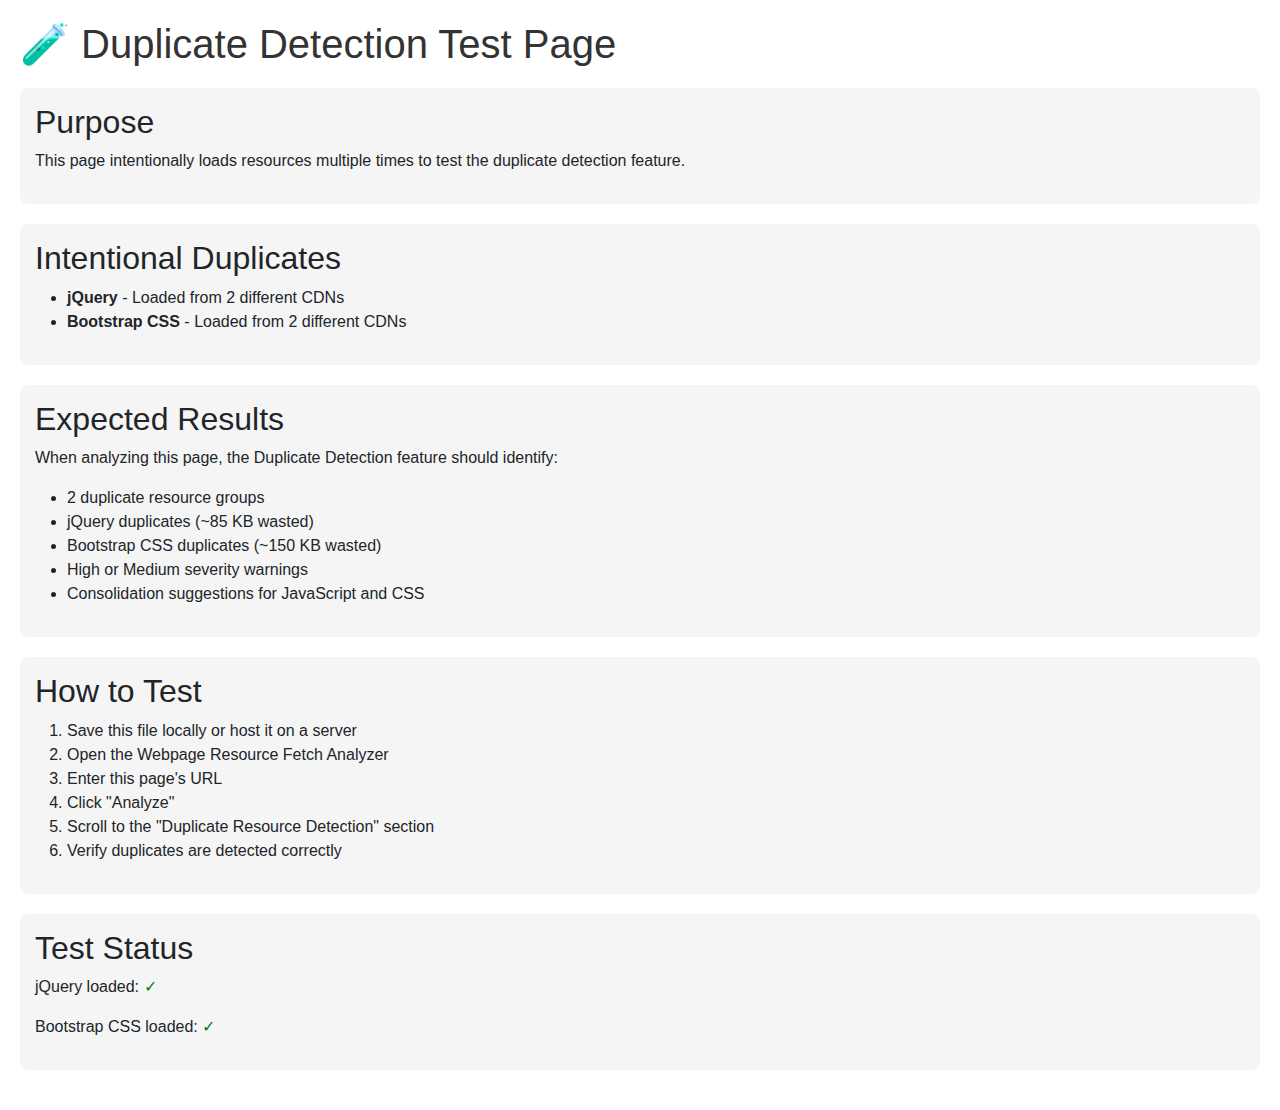
<file: test-duplicate-detection.html>
<!DOCTYPE html>
<html lang="en">
<head>
    <meta charset="UTF-8">
    <meta name="viewport" content="width=device-width, initial-scale=1.0">
    <title>Duplicate Detection Test Page</title>
    
    <!-- Intentionally load jQuery multiple times -->
    <script src="https://code.jquery.com/jquery-3.6.0.min.js"></script>
    <script src="https://ajax.googleapis.com/ajax/libs/jquery/3.6.0/jquery.min.js"></script>
    
    <!-- Intentionally load Bootstrap CSS multiple times -->
    <link rel="stylesheet" href="https://cdn.jsdelivr.net/npm/bootstrap@5.1.3/dist/css/bootstrap.min.css">
    <link rel="stylesheet" href="https://stackpath.bootstrapcdn.com/bootstrap/5.1.3/css/bootstrap.min.css">
    
    <!-- Load the same image from different paths -->
    <style>
        body {
            font-family: Arial, sans-serif;
            padding: 20px;
        }
        .test-section {
            margin: 20px 0;
            padding: 15px;
            background: #f5f5f5;
            border-radius: 8px;
        }
        h1 {
            color: #333;
        }
    </style>
</head>
<body>
    <h1>🧪 Duplicate Detection Test Page</h1>
    
    <div class="test-section">
        <h2>Purpose</h2>
        <p>This page intentionally loads resources multiple times to test the duplicate detection feature.</p>
    </div>
    
    <div class="test-section">
        <h2>Intentional Duplicates</h2>
        <ul>
            <li><strong>jQuery</strong> - Loaded from 2 different CDNs</li>
            <li><strong>Bootstrap CSS</strong> - Loaded from 2 different CDNs</li>
        </ul>
    </div>
    
    <div class="test-section">
        <h2>Expected Results</h2>
        <p>When analyzing this page, the Duplicate Detection feature should identify:</p>
        <ul>
            <li>2 duplicate resource groups</li>
            <li>jQuery duplicates (~85 KB wasted)</li>
            <li>Bootstrap CSS duplicates (~150 KB wasted)</li>
            <li>High or Medium severity warnings</li>
            <li>Consolidation suggestions for JavaScript and CSS</li>
        </ul>
    </div>
    
    <div class="test-section">
        <h2>How to Test</h2>
        <ol>
            <li>Save this file locally or host it on a server</li>
            <li>Open the Webpage Resource Fetch Analyzer</li>
            <li>Enter this page's URL</li>
            <li>Click "Analyze"</li>
            <li>Scroll to the "Duplicate Resource Detection" section</li>
            <li>Verify duplicates are detected correctly</li>
        </ol>
    </div>
    
    <div class="test-section">
        <h2>Test Status</h2>
        <p id="jquery-status">jQuery loaded: <span style="color: green;">✓</span></p>
        <p id="bootstrap-status">Bootstrap CSS loaded: <span style="color: green;">✓</span></p>
    </div>
    
    <script>
        // Verify jQuery is loaded
        if (typeof jQuery !== 'undefined') {
            console.log('✓ jQuery loaded successfully');
            console.log('jQuery version:', jQuery.fn.jquery);
        }
        
        // Log page info
        console.log('Test page loaded with intentional duplicates for testing');
        console.log('Total scripts:', document.scripts.length);
        console.log('Total stylesheets:', document.styleSheets.length);
    </script>
</body>
</html>
</file>
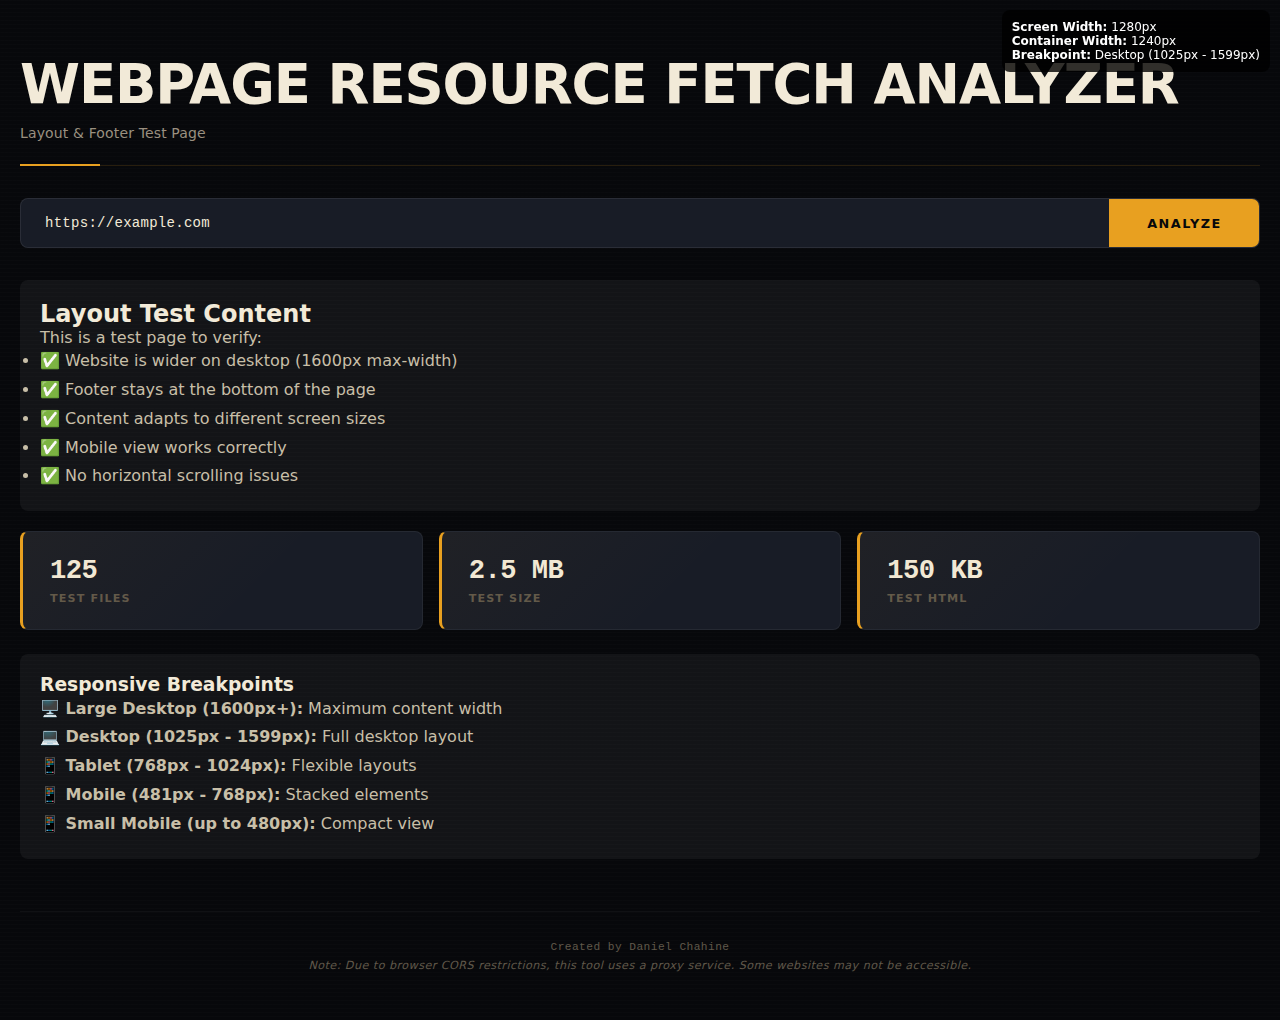
<file: test-layout.html>
<!DOCTYPE html>
<html lang="en">
<head>
    <meta charset="UTF-8">
    <meta name="viewport" content="width=device-width, initial-scale=1.0">
    <title>Layout Test - Responsive & Footer</title>
    <link rel="stylesheet" href="src/css/main.css">
    <style>
        .test-info {
            position: fixed;
            top: 10px;
            right: 10px;
            background: rgba(0, 0, 0, 0.8);
            color: white;
            padding: 10px;
            border-radius: 8px;
            font-size: 12px;
            z-index: 9999;
        }
        .test-content {
            min-height: 200px;
            background: rgba(255, 255, 255, 0.05);
            padding: 20px;
            margin: 20px 0;
            border-radius: 8px;
        }
    </style>
</head>
<body>
    <div class="test-info">
        <div><strong>Screen Width:</strong> <span id="screenWidth"></span>px</div>
        <div><strong>Container Width:</strong> <span id="containerWidth"></span>px</div>
        <div><strong>Breakpoint:</strong> <span id="breakpoint"></span></div>
    </div>

    <div class="container">
        <header>
            <h1>Webpage Resource Fetch Analyzer</h1>
            <p class="subtitle">Layout & Footer Test Page</p>
        </header>

        <main>
            <div class="input-section">
                <form id="analyzerForm">
                    <div class="input-group">
                        <input 
                            type="text" 
                            id="urlInput" 
                            placeholder="Enter URL (e.g., https://example.com)"
                            value="https://example.com"
                        >
                        <button type="button" id="analyzeBtn">Analyze</button>
                    </div>
                </form>
            </div>

            <div class="test-content">
                <h2 style="color: var(--text-primary);">Layout Test Content</h2>
                <p style="color: var(--text-secondary);">
                    This is a test page to verify:
                </p>
                <ul style="color: var(--text-secondary); line-height: 1.8;">
                    <li>✅ Website is wider on desktop (1600px max-width)</li>
                    <li>✅ Footer stays at the bottom of the page</li>
                    <li>✅ Content adapts to different screen sizes</li>
                    <li>✅ Mobile view works correctly</li>
                    <li>✅ No horizontal scrolling issues</li>
                </ul>
            </div>

            <div class="results-section" style="display: block;">
                <div class="stats-cards">
                    <div class="stat-card">
                        <div class="stat-value">125</div>
                        <div class="stat-label">Test Files</div>
                    </div>
                    <div class="stat-card">
                        <div class="stat-value">2.5 MB</div>
                        <div class="stat-label">Test Size</div>
                    </div>
                    <div class="stat-card">
                        <div class="stat-value">150 KB</div>
                        <div class="stat-label">Test HTML</div>
                    </div>
                </div>

                <div class="test-content">
                    <h3 style="color: var(--text-primary);">Responsive Breakpoints</h3>
                    <div style="color: var(--text-secondary); line-height: 1.8;">
                        <p><strong>🖥️ Large Desktop (1600px+):</strong> Maximum content width</p>
                        <p><strong>💻 Desktop (1025px - 1599px):</strong> Full desktop layout</p>
                        <p><strong>📱 Tablet (768px - 1024px):</strong> Flexible layouts</p>
                        <p><strong>📱 Mobile (481px - 768px):</strong> Stacked elements</p>
                        <p><strong>📱 Small Mobile (up to 480px):</strong> Compact view</p>
                    </div>
                </div>
            </div>
        </main>

        <footer>
            <p>Created by Daniel Chahine</p>
            <p class="note">Note: Due to browser CORS restrictions, this tool uses a proxy service. Some websites may not be accessible.</p>
        </footer>
    </div>

    <script>
        function updateScreenInfo() {
            const width = window.innerWidth;
            document.getElementById('screenWidth').textContent = width;
            
            const container = document.querySelector('.container');
            document.getElementById('containerWidth').textContent = 
                container.offsetWidth;
            
            let breakpoint = 'Unknown';
            if (width >= 1600) breakpoint = 'Large Desktop (1600px+)';
            else if (width >= 1025) breakpoint = 'Desktop (1025px - 1599px)';
            else if (width >= 768) breakpoint = 'Tablet (768px - 1024px)';
            else if (width >= 481) breakpoint = 'Mobile (481px - 768px)';
            else breakpoint = 'Small Mobile (up to 480px)';
            
            document.getElementById('breakpoint').textContent = breakpoint;
        }
        
        updateScreenInfo();
        window.addEventListener('resize', updateScreenInfo);
    </script>
</body>
</html>
</file>
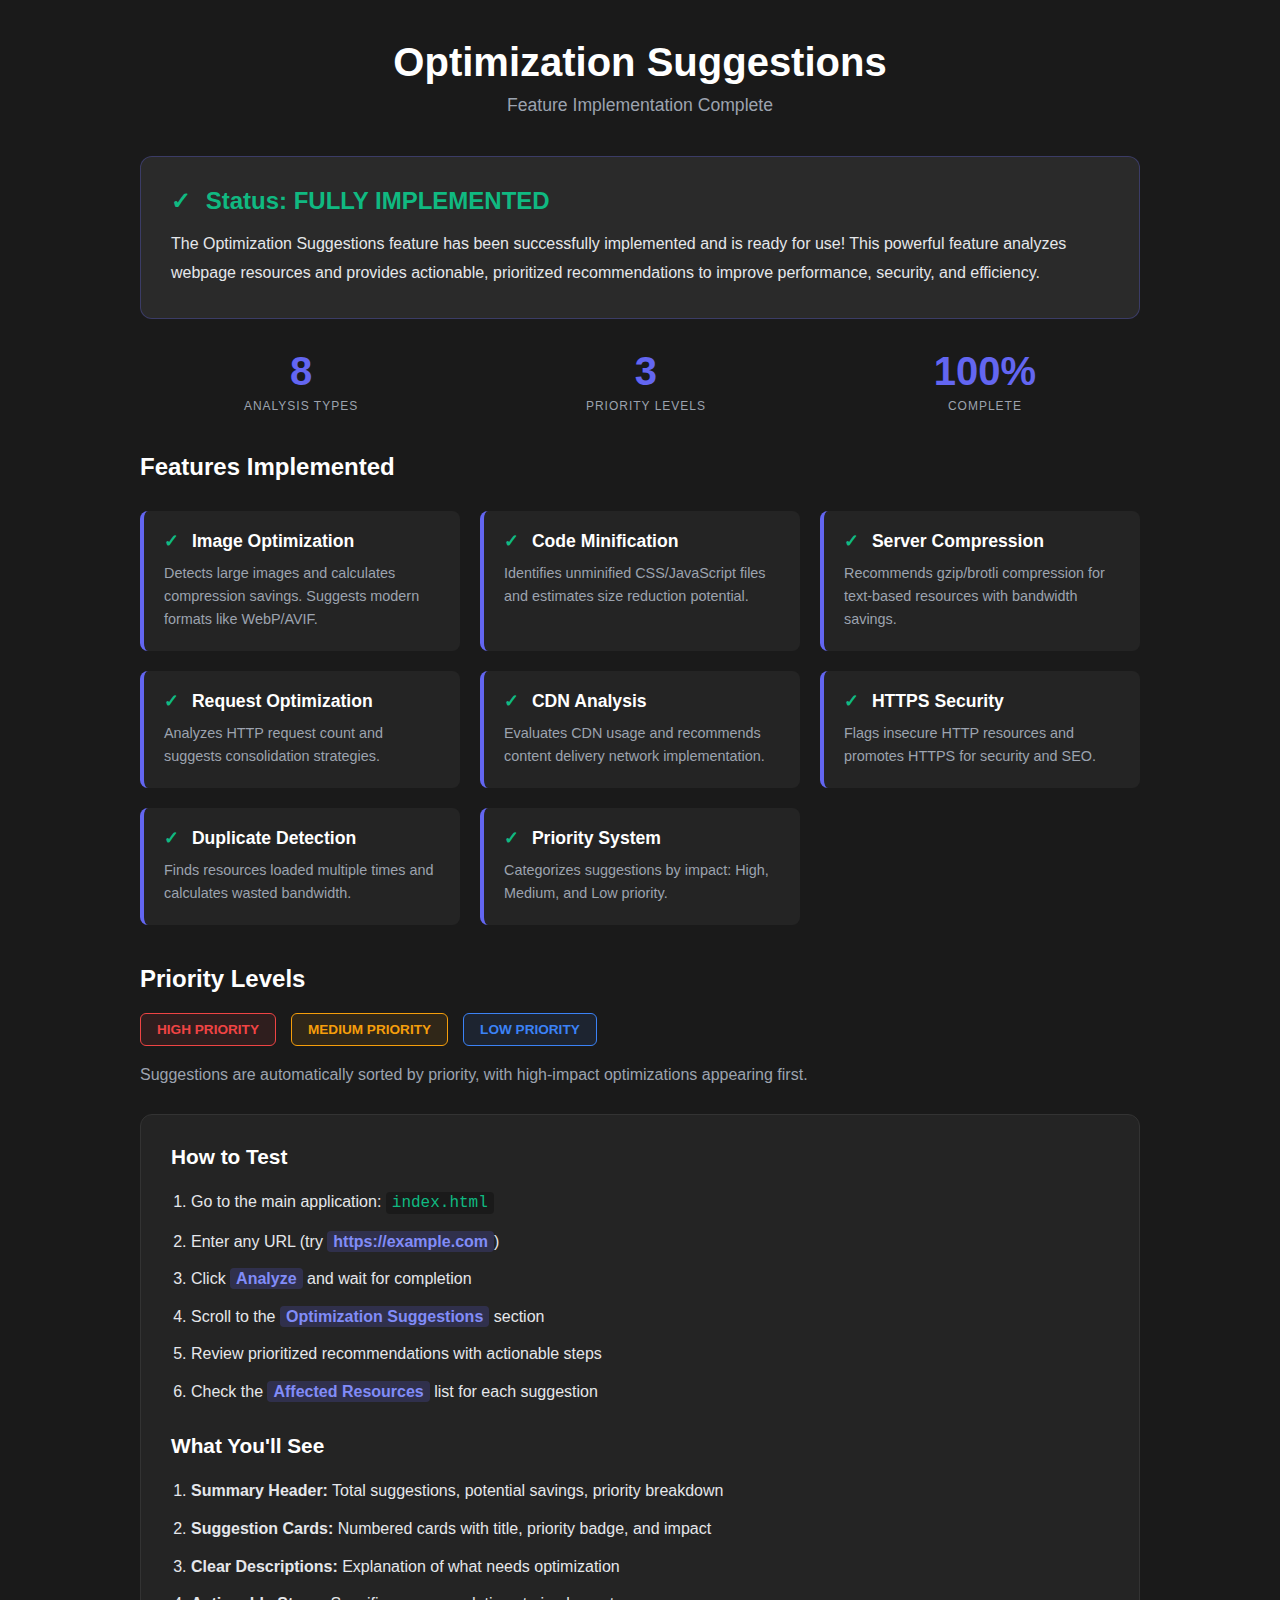
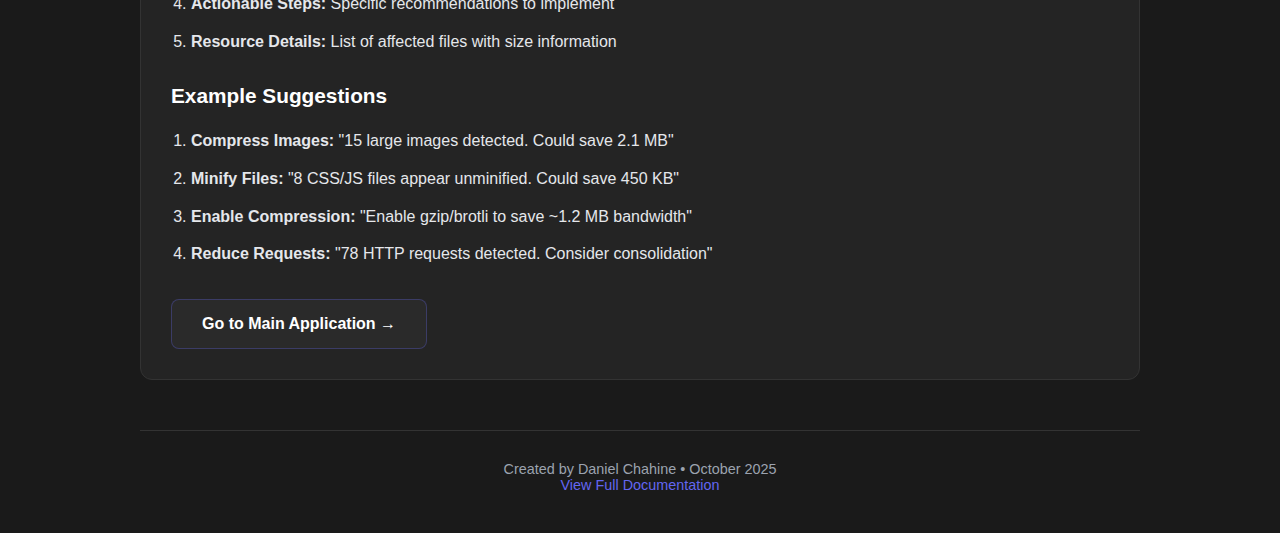
<file: test-optimization-suggestions.html>
<!DOCTYPE html>
<html lang="en">
<head>
    <meta charset="UTF-8">
    <meta name="viewport" content="width=device-width, initial-scale=1.0">
    <title>Optimization Suggestions - Feature Test</title>
    <style>
        * {
            margin: 0;
            padding: 0;
            box-sizing: border-box;
        }

        body {
            font-family: -apple-system, BlinkMacSystemFont, 'Segoe UI', Roboto, sans-serif;
            background: #1a1a1a;
            color: #ffffff;
            min-height: 100vh;
            padding: 40px 20px;
        }

        .container {
            max-width: 1000px;
            margin: 0 auto;
        }

        header {
            text-align: center;
            margin-bottom: 40px;
        }

        h1 {
            font-size: 2.5em;
            margin-bottom: 10px;
            color: #ffffff;
        }

        .subtitle {
            color: #9ca3af;
            font-size: 1.1em;
        }

        .status-card {
            background: #2a2a2a;
            border-radius: 12px;
            padding: 30px;
            margin-bottom: 30px;
            border: 1px solid rgba(99, 102, 241, 0.3);
        }

        .status-card h2 {
            color: #10b981;
            margin-bottom: 15px;
            font-size: 1.5em;
        }

        .feature-grid {
            display: grid;
            grid-template-columns: repeat(auto-fit, minmax(250px, 1fr));
            gap: 20px;
            margin: 30px 0;
        }

        .feature-item {
            background: #242424;
            padding: 20px;
            border-radius: 8px;
            border-left: 4px solid #6366f1;
        }

        .feature-item h3 {
            color: #ffffff;
            margin-bottom: 10px;
            font-size: 1.1em;
        }

        .feature-item p {
            color: #9ca3af;
            font-size: 0.9em;
            line-height: 1.6;
        }

        .check-icon {
            color: #10b981;
            font-weight: bold;
            margin-right: 8px;
        }

        .instructions {
            background: #242424;
            border-radius: 12px;
            padding: 30px;
            margin-top: 30px;
            border: 1px solid #333;
        }

        .instructions h3 {
            color: #ffffff;
            margin-bottom: 20px;
            font-size: 1.3em;
        }

        .instructions ol {
            margin-left: 20px;
            color: #e5e7eb;
        }

        .instructions li {
            margin: 12px 0;
            line-height: 1.6;
        }

        .highlight {
            background: rgba(99, 102, 241, 0.2);
            padding: 2px 6px;
            border-radius: 4px;
            color: #818cf8;
            font-weight: 600;
        }

        .btn {
            display: inline-block;
            background: #2a2a2a;
            color: #ffffff;
            padding: 15px 30px;
            border-radius: 8px;
            text-decoration: none;
            margin-top: 20px;
            border: 1px solid rgba(99, 102, 241, 0.3);
            transition: all 0.3s;
            font-weight: 600;
        }

        .btn:hover {
            background: #333333;
            border-color: #6366f1;
            transform: translateY(-2px);
        }

        .priority-demo {
            display: flex;
            gap: 15px;
            margin: 20px 0;
            flex-wrap: wrap;
        }

        .priority-badge {
            padding: 8px 16px;
            border-radius: 6px;
            font-size: 0.85em;
            font-weight: 600;
            border: 1px solid;
        }

        .badge-high {
            background: rgba(239, 68, 68, 0.1);
            color: #ef4444;
            border-color: #ef4444;
        }

        .badge-medium {
            background: rgba(245, 158, 11, 0.1);
            color: #f59e0b;
            border-color: #f59e0b;
        }

        .badge-low {
            background: rgba(59, 130, 246, 0.1);
            color: #3b82f6;
            border-color: #3b82f6;
        }

        .stats {
            display: flex;
            justify-content: space-around;
            margin: 30px 0;
            flex-wrap: wrap;
            gap: 20px;
        }

        .stat {
            text-align: center;
        }

        .stat-value {
            font-size: 2.5em;
            font-weight: bold;
            color: #6366f1;
        }

        .stat-label {
            color: #9ca3af;
            text-transform: uppercase;
            font-size: 0.75em;
            letter-spacing: 1px;
            margin-top: 5px;
        }

        code {
            background: #1a1a1a;
            padding: 2px 6px;
            border-radius: 4px;
            color: #10b981;
            font-family: 'Courier New', monospace;
        }
    </style>
</head>
<body>
    <div class="container">
        <header>
            <h1>Optimization Suggestions</h1>
            <p class="subtitle">Feature Implementation Complete</p>
        </header>

        <div class="status-card">
            <h2><span class="check-icon">✓</span> Status: FULLY IMPLEMENTED</h2>
            <p style="color: #e5e7eb; line-height: 1.8;">
                The Optimization Suggestions feature has been successfully implemented and is ready for use! 
                This powerful feature analyzes webpage resources and provides actionable, prioritized 
                recommendations to improve performance, security, and efficiency.
            </p>
        </div>

        <div class="stats">
            <div class="stat">
                <div class="stat-value">8</div>
                <div class="stat-label">Analysis Types</div>
            </div>
            <div class="stat">
                <div class="stat-value">3</div>
                <div class="stat-label">Priority Levels</div>
            </div>
            <div class="stat">
                <div class="stat-value">100%</div>
                <div class="stat-label">Complete</div>
            </div>
        </div>

        <h2 style="margin: 40px 0 20px 0; color: #ffffff;">Features Implemented</h2>
        
        <div class="feature-grid">
            <div class="feature-item">
                <h3><span class="check-icon">✓</span> Image Optimization</h3>
                <p>Detects large images and calculates compression savings. Suggests modern formats like WebP/AVIF.</p>
            </div>

            <div class="feature-item">
                <h3><span class="check-icon">✓</span> Code Minification</h3>
                <p>Identifies unminified CSS/JavaScript files and estimates size reduction potential.</p>
            </div>

            <div class="feature-item">
                <h3><span class="check-icon">✓</span> Server Compression</h3>
                <p>Recommends gzip/brotli compression for text-based resources with bandwidth savings.</p>
            </div>

            <div class="feature-item">
                <h3><span class="check-icon">✓</span> Request Optimization</h3>
                <p>Analyzes HTTP request count and suggests consolidation strategies.</p>
            </div>

            <div class="feature-item">
                <h3><span class="check-icon">✓</span> CDN Analysis</h3>
                <p>Evaluates CDN usage and recommends content delivery network implementation.</p>
            </div>

            <div class="feature-item">
                <h3><span class="check-icon">✓</span> HTTPS Security</h3>
                <p>Flags insecure HTTP resources and promotes HTTPS for security and SEO.</p>
            </div>

            <div class="feature-item">
                <h3><span class="check-icon">✓</span> Duplicate Detection</h3>
                <p>Finds resources loaded multiple times and calculates wasted bandwidth.</p>
            </div>

            <div class="feature-item">
                <h3><span class="check-icon">✓</span> Priority System</h3>
                <p>Categorizes suggestions by impact: High, Medium, and Low priority.</p>
            </div>
        </div>

        <h2 style="margin: 40px 0 20px 0; color: #ffffff;">Priority Levels</h2>
        <div class="priority-demo">
            <span class="priority-badge badge-high">HIGH PRIORITY</span>
            <span class="priority-badge badge-medium">MEDIUM PRIORITY</span>
            <span class="priority-badge badge-low">LOW PRIORITY</span>
        </div>
        <p style="color: #9ca3af; margin-bottom: 30px;">
            Suggestions are automatically sorted by priority, with high-impact optimizations appearing first.
        </p>

        <div class="instructions">
            <h3>How to Test</h3>
            <ol>
                <li>Go to the main application: <code>index.html</code></li>
                <li>Enter any URL (try <span class="highlight">https://example.com</span>)</li>
                <li>Click <span class="highlight">Analyze</span> and wait for completion</li>
                <li>Scroll to the <span class="highlight">Optimization Suggestions</span> section</li>
                <li>Review prioritized recommendations with actionable steps</li>
                <li>Check the <span class="highlight">Affected Resources</span> list for each suggestion</li>
            </ol>

            <h3 style="margin-top: 30px;">What You'll See</h3>
            <ol>
                <li><strong>Summary Header:</strong> Total suggestions, potential savings, priority breakdown</li>
                <li><strong>Suggestion Cards:</strong> Numbered cards with title, priority badge, and impact</li>
                <li><strong>Clear Descriptions:</strong> Explanation of what needs optimization</li>
                <li><strong>Actionable Steps:</strong> Specific recommendations to implement</li>
                <li><strong>Resource Details:</strong> List of affected files with size information</li>
            </ol>

            <h3 style="margin-top: 30px;">Example Suggestions</h3>
            <ol>
                <li><strong>Compress Images:</strong> "15 large images detected. Could save 2.1 MB"</li>
                <li><strong>Minify Files:</strong> "8 CSS/JS files appear unminified. Could save 450 KB"</li>
                <li><strong>Enable Compression:</strong> "Enable gzip/brotli to save ~1.2 MB bandwidth"</li>
                <li><strong>Reduce Requests:</strong> "78 HTTP requests detected. Consider consolidation"</li>
            </ol>

            <a href="index.html" class="btn">Go to Main Application →</a>
        </div>

        <div style="text-align: center; margin-top: 50px; padding-top: 30px; border-top: 1px solid #333;">
            <p style="color: #9ca3af; font-size: 0.9em;">
                Created by Daniel Chahine • October 2025<br>
                <a href="docs/OPTIMIZATION_SUGGESTIONS.md" style="color: #6366f1; text-decoration: none;">
                    View Full Documentation
                </a>
            </p>
        </div>
    </div>
</body>
</html>
</file>
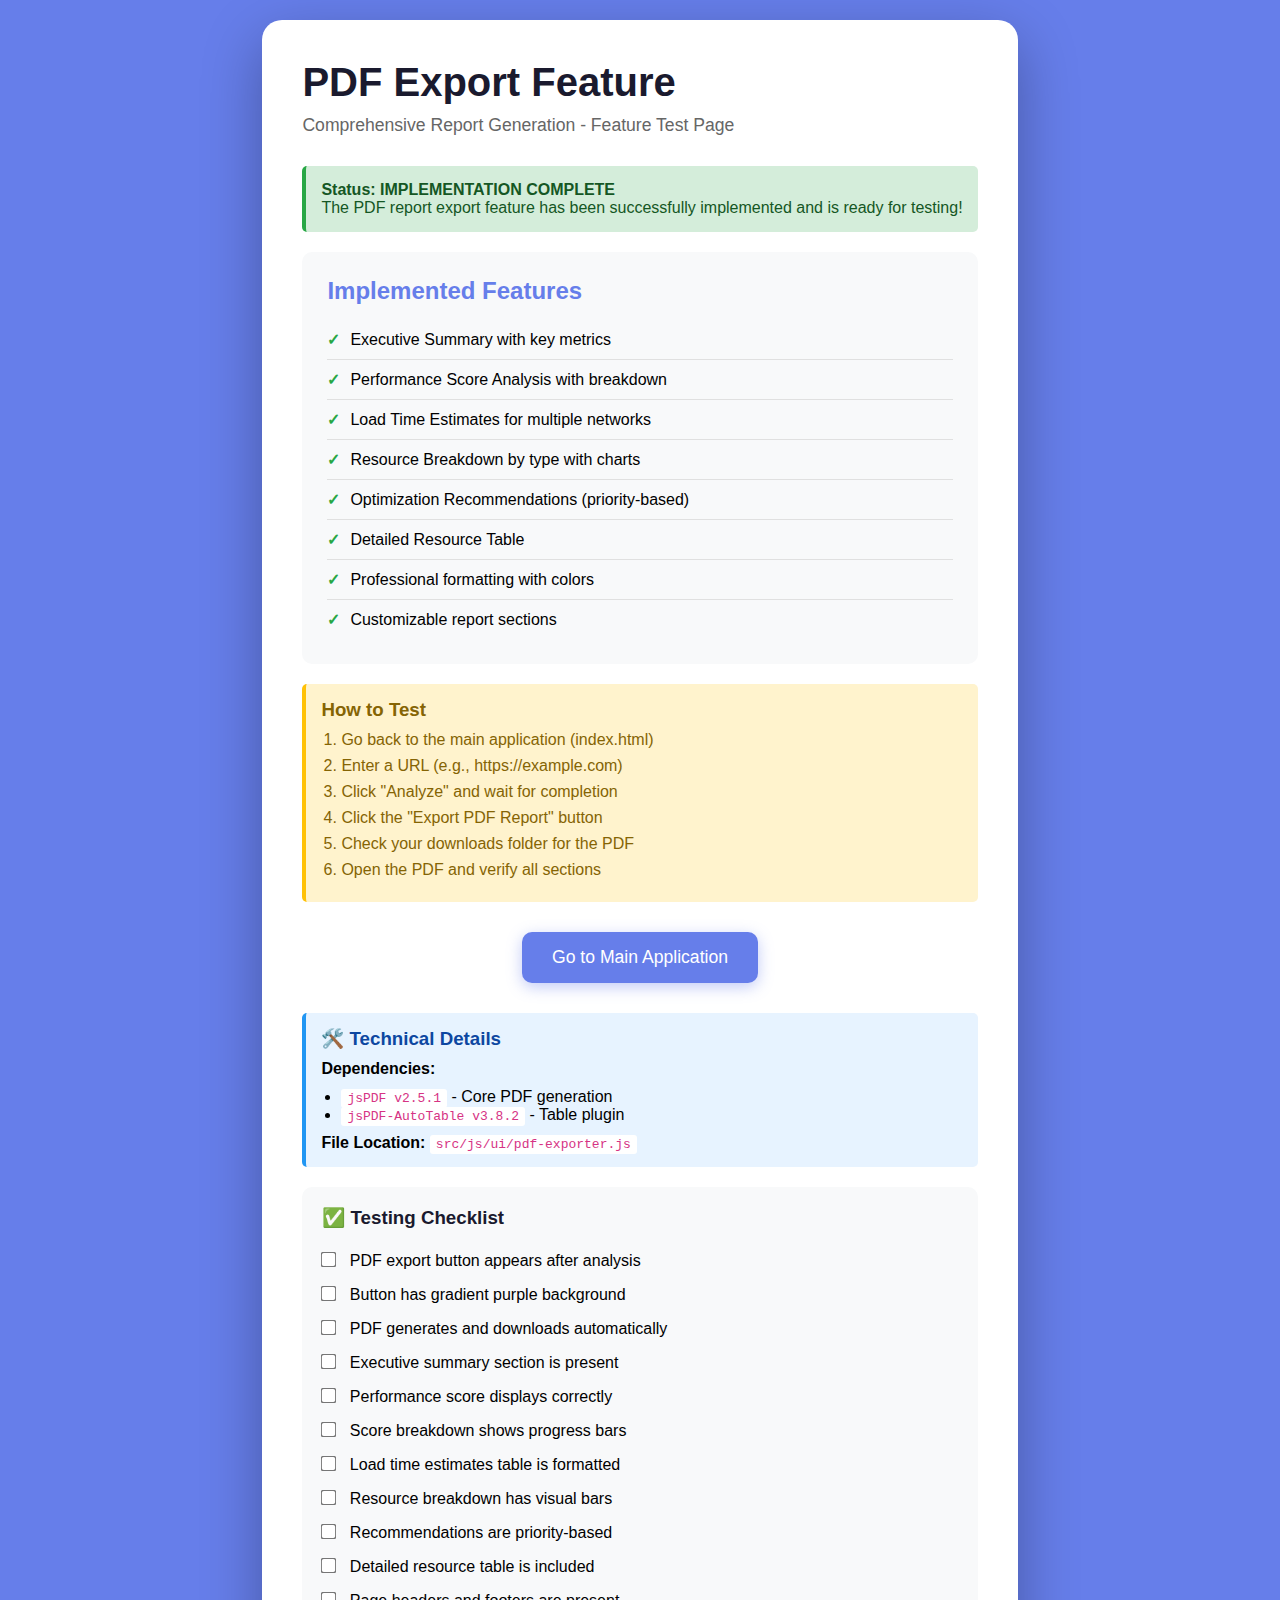
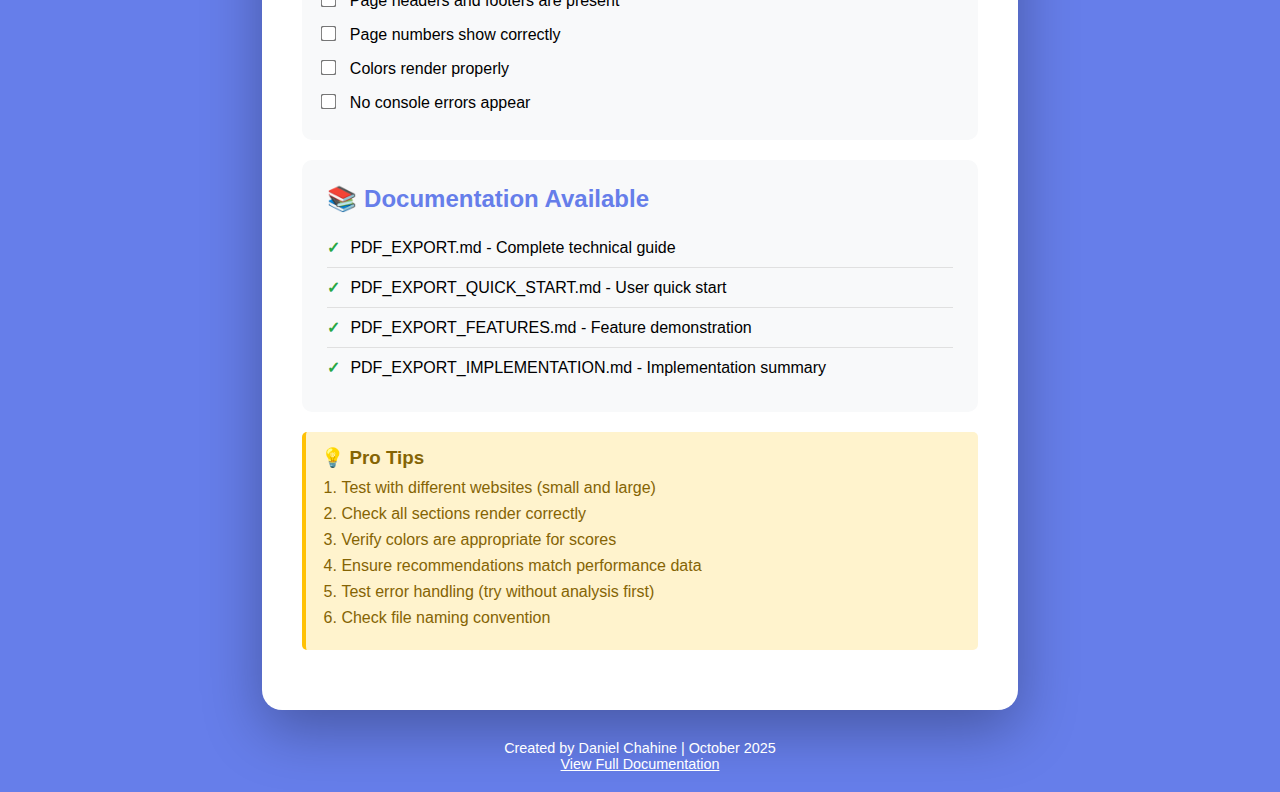
<file: test-pdf-export.html>
<!DOCTYPE html>
<html lang="en">
<head>
    <meta charset="UTF-8">
    <meta name="viewport" content="width=device-width, initial-scale=1.0">
    <title>PDF Export Feature Test</title>
    <style>
        * {
            margin: 0;
            padding: 0;
            box-sizing: border-box;
        }

        body {
            font-family: -apple-system, BlinkMacSystemFont, 'Segoe UI', Roboto, Oxygen, Ubuntu, Cantarell, sans-serif;
            background: #667eea;
            min-height: 100vh;
            display: flex;
            flex-direction: column;
            align-items: center;
            justify-content: center;
            padding: 20px;
        }

        .container {
            background: white;
            border-radius: 20px;
            padding: 40px;
            max-width: 800px;
            box-shadow: 0 20px 60px rgba(0, 0, 0, 0.3);
        }

        h1 {
            color: #1a1a2e;
            margin-bottom: 10px;
            font-size: 2.5em;
        }

        .subtitle {
            color: #666;
            margin-bottom: 30px;
            font-size: 1.1em;
        }

        .feature-list {
            background: #f8f9fa;
            border-radius: 10px;
            padding: 25px;
            margin: 20px 0;
        }

        .feature-list h2 {
            color: #667eea;
            margin-bottom: 15px;
            font-size: 1.5em;
        }

        .feature-item {
            padding: 10px 0;
            border-bottom: 1px solid #e0e0e0;
        }

        .feature-item:last-child {
            border-bottom: none;
        }

        .feature-item::before {
            content: "✓";
            color: #28a745;
            font-weight: bold;
            margin-right: 10px;
        }

        .instructions {
            background: #fff3cd;
            border-left: 4px solid #ffc107;
            padding: 15px;
            margin: 20px 0;
            border-radius: 5px;
        }

        .instructions h3 {
            color: #856404;
            margin-bottom: 10px;
        }

        .instructions ol {
            margin-left: 20px;
            color: #856404;
        }

        .instructions li {
            margin: 8px 0;
        }

        .button-demo {
            margin: 30px 0;
            text-align: center;
        }

        .demo-btn {
            background: #667eea;
            color: white;
            border: none;
            padding: 15px 30px;
            border-radius: 10px;
            font-size: 1.1em;
            cursor: pointer;
            transition: all 0.3s;
            box-shadow: 0 4px 15px rgba(102, 126, 234, 0.4);
        }

        .demo-btn:hover {
            transform: translateY(-2px);
            box-shadow: 0 6px 20px rgba(102, 126, 234, 0.6);
        }

        .status {
            background: #d4edda;
            border-left: 4px solid #28a745;
            padding: 15px;
            margin: 20px 0;
            border-radius: 5px;
            color: #155724;
        }

        .checklist {
            background: #f8f9fa;
            border-radius: 10px;
            padding: 20px;
            margin: 20px 0;
        }

        .checklist h3 {
            color: #1a1a2e;
            margin-bottom: 15px;
        }

        .checklist label {
            display: block;
            padding: 8px 0;
            cursor: pointer;
        }

        .checklist input[type="checkbox"] {
            margin-right: 10px;
            transform: scale(1.2);
        }

        .tech-details {
            background: #e7f3ff;
            border-left: 4px solid #2196F3;
            padding: 15px;
            margin: 20px 0;
            border-radius: 5px;
        }

        .tech-details h3 {
            color: #0d47a1;
            margin-bottom: 10px;
        }

        .tech-details code {
            background: #fff;
            padding: 2px 6px;
            border-radius: 3px;
            color: #d63384;
        }

        footer {
            margin-top: 30px;
            text-align: center;
            color: white;
            font-size: 0.9em;
        }

        footer a {
            color: white;
            text-decoration: underline;
        }
    </style>
</head>
<body>
    <div class="container">
        <h1>PDF Export Feature</h1>
        <p class="subtitle">Comprehensive Report Generation - Feature Test Page</p>

        <div class="status">
            <strong>Status: IMPLEMENTATION COMPLETE</strong><br>
            The PDF report export feature has been successfully implemented and is ready for testing!
        </div>

        <div class="feature-list">
            <h2>Implemented Features</h2>
            <div class="feature-item">Executive Summary with key metrics</div>
            <div class="feature-item">Performance Score Analysis with breakdown</div>
            <div class="feature-item">Load Time Estimates for multiple networks</div>
            <div class="feature-item">Resource Breakdown by type with charts</div>
            <div class="feature-item">Optimization Recommendations (priority-based)</div>
            <div class="feature-item">Detailed Resource Table</div>
            <div class="feature-item">Professional formatting with colors</div>
            <div class="feature-item">Customizable report sections</div>
        </div>

        <div class="instructions">
            <h3>How to Test</h3>
            <ol>
                <li>Go back to the main application (index.html)</li>
                <li>Enter a URL (e.g., https://example.com)</li>
                <li>Click "Analyze" and wait for completion</li>
                <li>Click the "Export PDF Report" button</li>
                <li>Check your downloads folder for the PDF</li>
                <li>Open the PDF and verify all sections</li>
            </ol>
        </div>

        <div class="button-demo">
            <button class="demo-btn" onclick="location.href='../index.html'">
                Go to Main Application
            </button>
        </div>

        <div class="tech-details">
            <h3>🛠️ Technical Details</h3>
            <p><strong>Dependencies:</strong></p>
            <ul style="margin-left: 20px; margin-top: 10px;">
                <li><code>jsPDF v2.5.1</code> - Core PDF generation</li>
                <li><code>jsPDF-AutoTable v3.8.2</code> - Table plugin</li>
            </ul>
            <p style="margin-top: 10px;"><strong>File Location:</strong> <code>src/js/ui/pdf-exporter.js</code></p>
        </div>

        <div class="checklist">
            <h3>✅ Testing Checklist</h3>
            <label>
                <input type="checkbox"> PDF export button appears after analysis
            </label>
            <label>
                <input type="checkbox"> Button has gradient purple background
            </label>
            <label>
                <input type="checkbox"> PDF generates and downloads automatically
            </label>
            <label>
                <input type="checkbox"> Executive summary section is present
            </label>
            <label>
                <input type="checkbox"> Performance score displays correctly
            </label>
            <label>
                <input type="checkbox"> Score breakdown shows progress bars
            </label>
            <label>
                <input type="checkbox"> Load time estimates table is formatted
            </label>
            <label>
                <input type="checkbox"> Resource breakdown has visual bars
            </label>
            <label>
                <input type="checkbox"> Recommendations are priority-based
            </label>
            <label>
                <input type="checkbox"> Detailed resource table is included
            </label>
            <label>
                <input type="checkbox"> Page headers and footers are present
            </label>
            <label>
                <input type="checkbox"> Page numbers show correctly
            </label>
            <label>
                <input type="checkbox"> Colors render properly
            </label>
            <label>
                <input type="checkbox"> No console errors appear
            </label>
        </div>

        <div class="feature-list">
            <h2>📚 Documentation Available</h2>
            <div class="feature-item">PDF_EXPORT.md - Complete technical guide</div>
            <div class="feature-item">PDF_EXPORT_QUICK_START.md - User quick start</div>
            <div class="feature-item">PDF_EXPORT_FEATURES.md - Feature demonstration</div>
            <div class="feature-item">PDF_EXPORT_IMPLEMENTATION.md - Implementation summary</div>
        </div>

        <div class="instructions">
            <h3>💡 Pro Tips</h3>
            <ol>
                <li>Test with different websites (small and large)</li>
                <li>Check all sections render correctly</li>
                <li>Verify colors are appropriate for scores</li>
                <li>Ensure recommendations match performance data</li>
                <li>Test error handling (try without analysis first)</li>
                <li>Check file naming convention</li>
            </ol>
        </div>
    </div>

    <footer>
        <p>Created by Daniel Chahine | October 2025</p>
        <p><a href="../README.md">View Full Documentation</a></p>
    </footer>
</body>
</html>
</file>
<file: src/css/main.css>
/**
 * Main Stylesheet
 * Imports all modular CSS files
 * 
 * Webpage Resource Fetch Analyzer
 * Created by: Daniel Chahine
 */

/* Theme variables - must be imported first */
@import 'theme.css';

/* Base styles and animations */
@import 'base.css';

/* Layout components */
@import 'layout.css';

/* UI Components */
@import 'input-form.css';
@import 'progress.css';
@import 'performance-score.css';
@import 'load-time.css';
@import 'treemap.css';
@import 'optimization-suggestions.css';
@import 'results.css';
@import 'table.css';
@import 'error.css';

/* Responsive design */
@import 'responsive.css';
</file>
